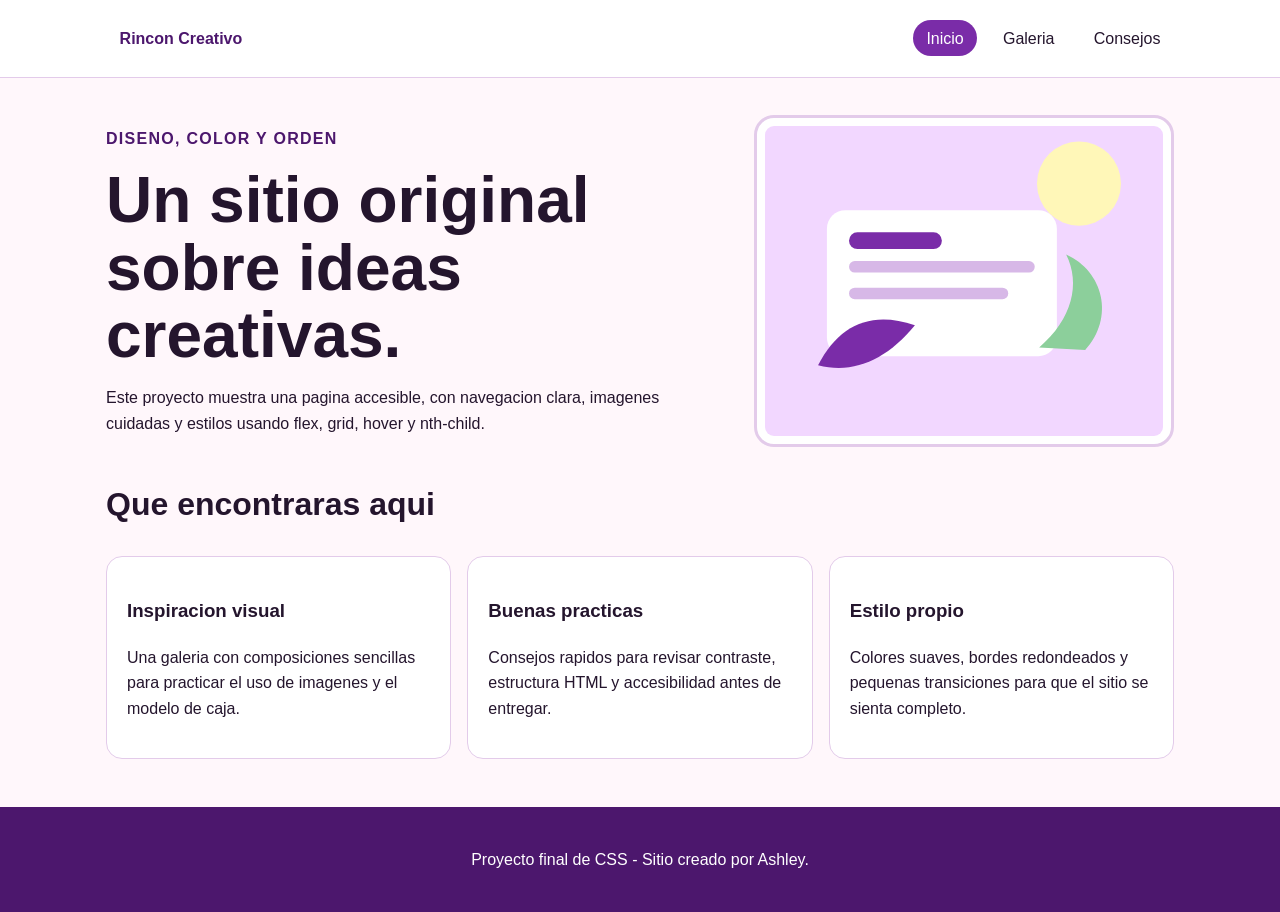
<file: index.html>
<!DOCTYPE html>
<html lang="es">
<head>
  <meta charset="UTF-8">
  <meta name="viewport" content="width=device-width, initial-scale=1.0">
  <title>Rincon Creativo | Inicio</title>
  <link rel="stylesheet" href="styles.css">
</head>
<body>
  <a class="skip-link" href="#contenido">Saltar al contenido principal</a>

  <header>
    <nav aria-label="Navegacion principal">
      <a class="logo" href="index.html">Rincon Creativo</a>
      <ul>
        <li><a href="index.html" aria-current="page">Inicio</a></li>
        <li><a href="galeria.html">Galeria</a></li>
        <li><a href="consejos.html">Consejos</a></li>
      </ul>
    </nav>
  </header>

  <main id="contenido">
    <section class="hero">
      <div>
        <p class="eyebrow">Diseno, color y orden</p>
        <h1>Un sitio original sobre ideas creativas.</h1>
        <p>Este proyecto muestra una pagina accesible, con navegacion clara, imagenes cuidadas y estilos usando flex, grid, hover y nth-child.</p>
      </div>
      <img src="hero.svg" alt="Ilustracion de escritorio creativo con hojas y colores morados">
    </section>

    <section class="intro">
      <h2>Que encontraras aqui</h2>
      <div class="features">
        <article>
          <h3>Inspiracion visual</h3>
          <p>Una galeria con composiciones sencillas para practicar el uso de imagenes y el modelo de caja.</p>
        </article>
        <article>
          <h3>Buenas practicas</h3>
          <p>Consejos rapidos para revisar contraste, estructura HTML y accesibilidad antes de entregar.</p>
        </article>
        <article>
          <h3>Estilo propio</h3>
          <p>Colores suaves, bordes redondeados y pequenas transiciones para que el sitio se sienta completo.</p>
        </article>
      </div>
    </section>
  </main>

  <footer>
    <p>Proyecto final de CSS - Sitio creado por Ashley.</p>
  </footer>
</body>
</html>
</file>
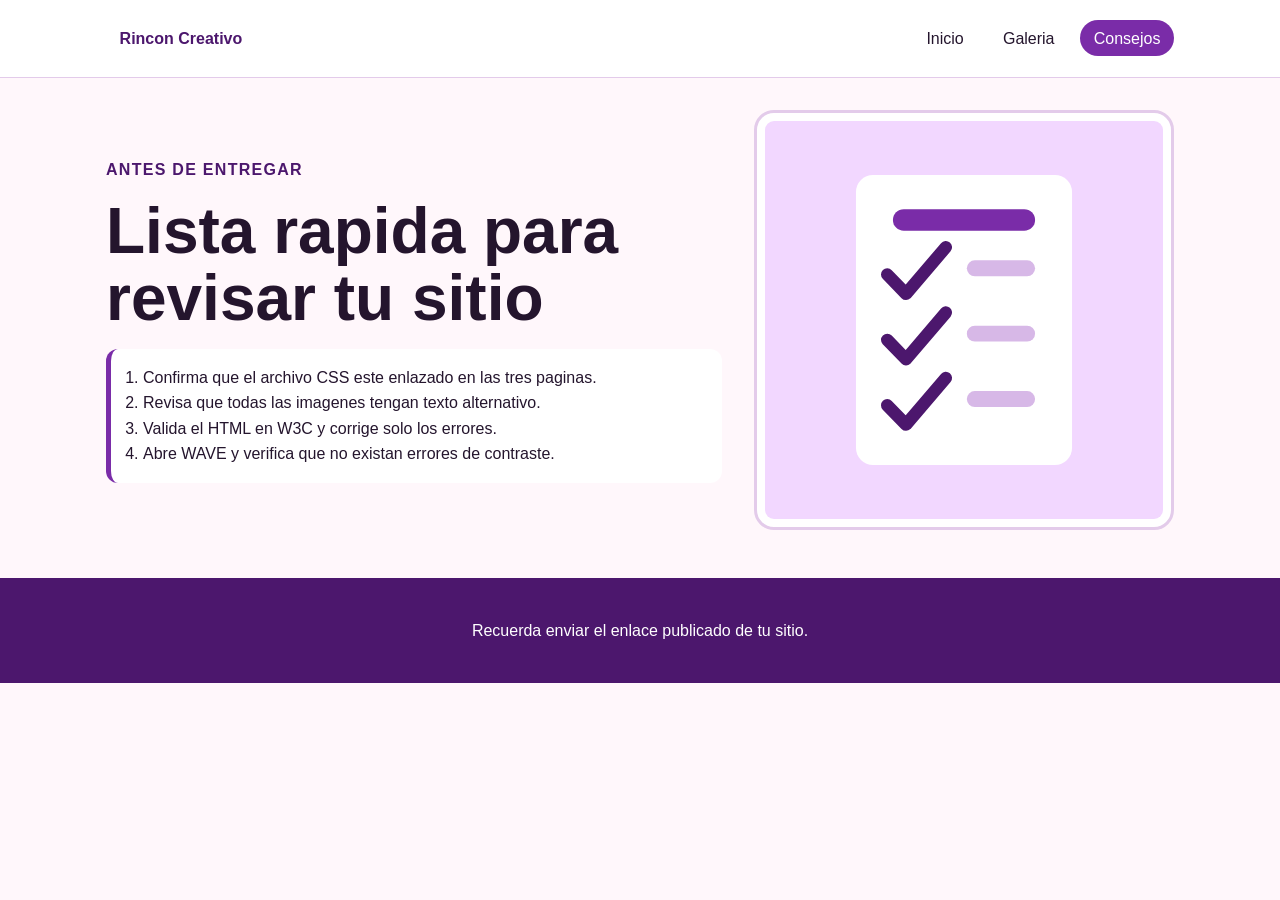
<file: consejos.html>
<!DOCTYPE html>
<html lang="es">
<head>
  <meta charset="UTF-8">
  <meta name="viewport" content="width=device-width, initial-scale=1.0">
  <title>Rincon Creativo | Consejos</title>
  <link rel="stylesheet" href="styles.css">
</head>
<body>
  <a class="skip-link" href="#contenido">Saltar al contenido principal</a>

  <header>
    <nav aria-label="Navegacion principal">
      <a class="logo" href="index.html">Rincon Creativo</a>
      <ul>
        <li><a href="index.html">Inicio</a></li>
        <li><a href="galeria.html">Galeria</a></li>
        <li><a href="consejos.html" aria-current="page">Consejos</a></li>
      </ul>
    </nav>
  </header>

  <main id="contenido">
    <section class="split">
      <div>
        <p class="eyebrow">Antes de entregar</p>
        <h1>Lista rapida para revisar tu sitio</h1>
        <ol class="checklist">
          <li>Confirma que el archivo CSS este enlazado en las tres paginas.</li>
          <li>Revisa que todas las imagenes tengan texto alternativo.</li>
          <li>Valida el HTML en W3C y corrige solo los errores.</li>
          <li>Abre WAVE y verifica que no existan errores de contraste.</li>
        </ol>
      </div>
      <img src="checklist.svg" alt="Lista de verificacion con marcas moradas">
    </section>
  </main>

  <footer>
    <p>Recuerda enviar el enlace publicado de tu sitio.</p>
  </footer>
</body>
</html>
</file>
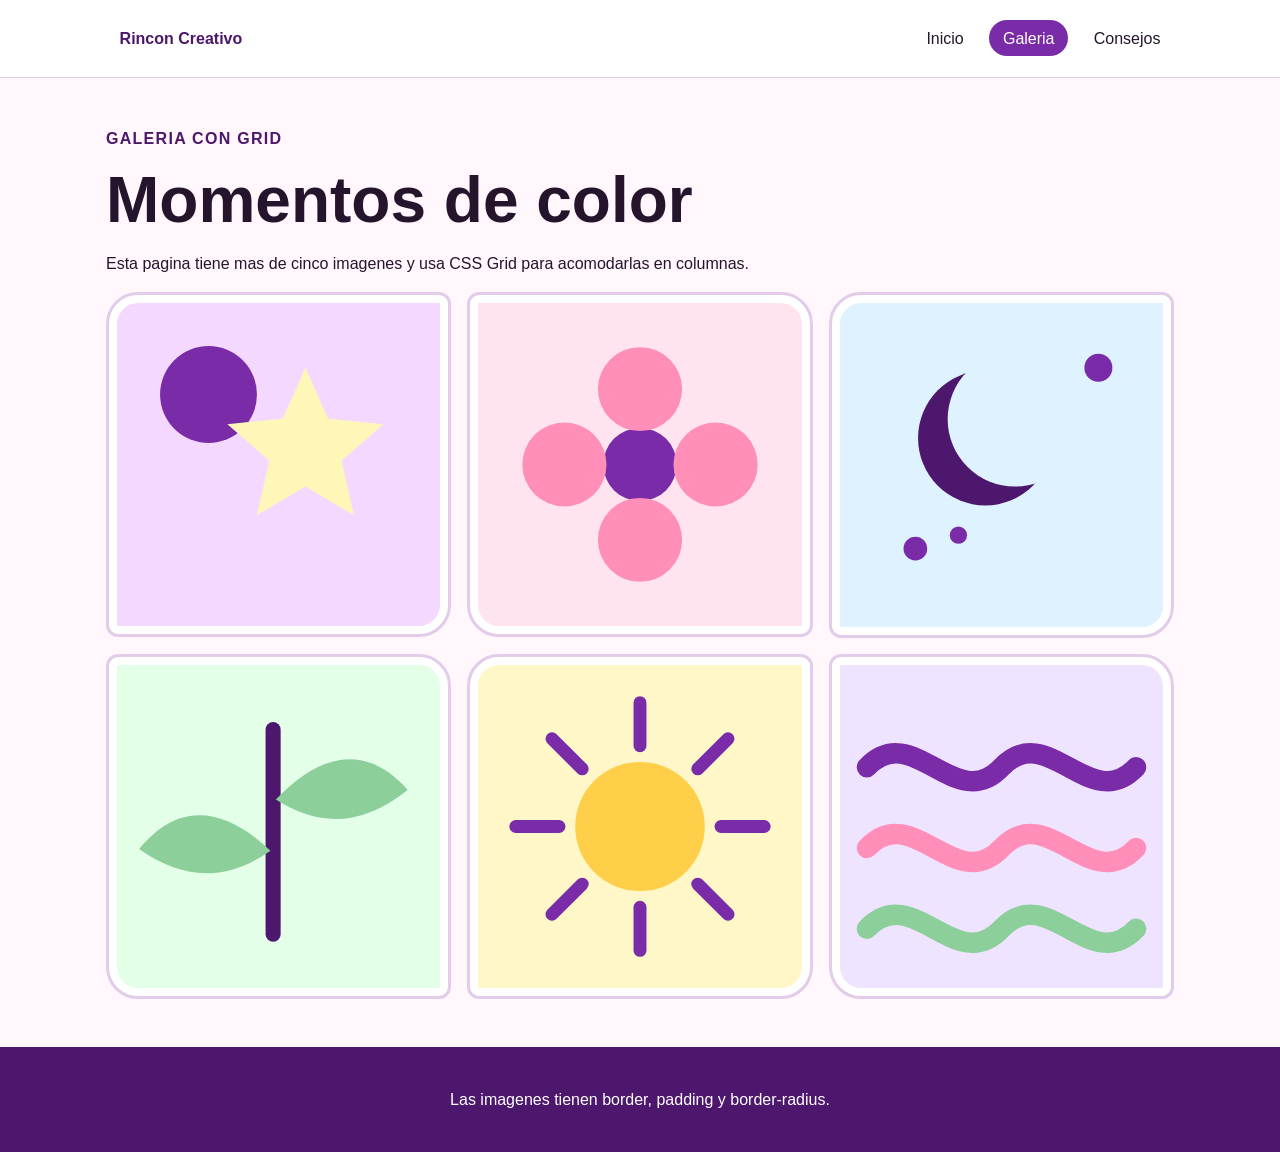
<file: galeria.html>
<!DOCTYPE html>
<html lang="es">
<head>
  <meta charset="UTF-8">
  <meta name="viewport" content="width=device-width, initial-scale=1.0">
  <title>Rincon Creativo | Galeria</title>
  <link rel="stylesheet" href="styles.css">
</head>
<body>
  <a class="skip-link" href="#contenido">Saltar al contenido principal</a>

  <header>
    <nav aria-label="Navegacion principal">
      <a class="logo" href="index.html">Rincon Creativo</a>
      <ul>
        <li><a href="index.html">Inicio</a></li>
        <li><a href="galeria.html" aria-current="page">Galeria</a></li>
        <li><a href="consejos.html">Consejos</a></li>
      </ul>
    </nav>
  </header>

  <main id="contenido">
    <section class="page-title">
      <p class="eyebrow">Galeria con grid</p>
      <h1>Momentos de color</h1>
      <p>Esta pagina tiene mas de cinco imagenes y usa CSS Grid para acomodarlas en columnas.</p>
    </section>

    <section class="gallery" aria-label="Galeria de imagenes creativas">
      <img src="color-1.svg" alt="Composicion morada con estrella y circulos">
      <img src="color-2.svg" alt="Composicion rosada con flor geometrica">
      <img src="color-3.svg" alt="Composicion azul con luna y puntos">
      <img src="color-4.svg" alt="Composicion verde con hojas simples">
      <img src="color-5.svg" alt="Composicion amarilla con sol abstracto">
      <img src="color-6.svg" alt="Composicion lila con ondas decorativas">
    </section>
  </main>

  <footer>
    <p>Las imagenes tienen border, padding y border-radius.</p>
  </footer>
</body>
</html>
</file>
<file: styles.css>
:root {
  --bg: #fff7fb;
  --text: #24152d;
  --muted: #5f4a68;
  --accent: #7a2ca8;
  --accent-dark: #4c176d;
  --line: #e3cbea;
  --white: #ffffff;
}

* {
  box-sizing: border-box;
}

body {
  margin: 0;
  font-family: Arial, Helvetica, sans-serif;
  line-height: 1.6;
  color: var(--text);
  background: var(--bg);
}

.skip-link {
  position: absolute;
  left: 1rem;
  top: -4rem;
  background: var(--accent-dark);
  color: var(--white);
  padding: 0.75rem 1rem;
  border-radius: 0.5rem;
  z-index: 10;
}

.skip-link:focus {
  top: 1rem;
}

header {
  background: var(--white);
  border-bottom: 1px solid var(--line);
}

nav {
  max-width: 1100px;
  margin: 0 auto;
  padding: 1rem;
  display: flex;
  justify-content: space-between;
  align-items: center;
  gap: 1rem;
}

.logo {
  font-weight: 800;
  color: var(--accent-dark);
  text-decoration: none;
}

nav ul {
  list-style: none;
  margin: 0;
  padding: 0;
  display: flex;
  gap: 0.75rem;
  flex-wrap: wrap;
}

nav a {
  color: var(--text);
  text-decoration: none;
  padding: 0.6rem 0.85rem;
  border-radius: 999px;
  transition: background-color 0.25s ease, color 0.25s ease, transform 0.25s ease;
}

nav a:hover,
nav a:focus,
nav a[aria-current="page"] {
  background: var(--accent);
  color: var(--white);
  transform: translateY(-2px);
}

main {
  max-width: 1100px;
  margin: 0 auto;
  padding: 2rem 1rem 3rem;
}

.hero,
.split {
  display: flex;
  align-items: center;
  gap: 2rem;
}

.hero div,
.split div {
  flex: 1;
}

h1 {
  font-size: clamp(2rem, 5vw, 4rem);
  line-height: 1.05;
  margin: 0 0 1rem;
}

h2 {
  font-size: 2rem;
}

.eyebrow {
  color: var(--accent-dark);
  font-weight: 700;
  text-transform: uppercase;
  letter-spacing: 0.08em;
}

img {
  max-width: 100%;
  height: auto;
  border: 3px solid var(--line);
  padding: 0.5rem;
  border-radius: 1.25rem;
  background: var(--white);
}

.hero img,
.split img {
  width: min(420px, 100%);
}

.features,
.gallery {
  display: grid;
  grid-template-columns: repeat(3, 1fr);
  gap: 1rem;
}

.features article {
  background: var(--white);
  border: 1px solid var(--line);
  border-radius: 1rem;
  padding: 1.25rem;
}

.gallery img {
  width: 100%;
  aspect-ratio: 1 / 1;
  object-fit: cover;
  transition: transform 0.25s ease, box-shadow 0.25s ease;
}

.gallery img:hover {
  transform: scale(1.04) rotate(1deg);
  box-shadow: 0 1rem 2rem rgba(76, 23, 109, 0.18);
}

.gallery img:nth-child(odd) {
  border-radius: 2rem 0.75rem;
}

.gallery img:nth-child(even) {
  border-radius: 0.75rem 2rem;
}

.checklist {
  background: var(--white);
  border-left: 0.35rem solid var(--accent);
  padding: 1rem 1rem 1rem 2rem;
  border-radius: 0.75rem;
}

footer {
  text-align: center;
  padding: 1.5rem;
  background: var(--accent-dark);
  color: var(--white);
}

@media (max-width: 760px) {
  nav,
  .hero,
  .split {
    align-items: flex-start;
    flex-direction: column;
  }

  .features,
  .gallery {
    grid-template-columns: 1fr;
  }
}
</file>
